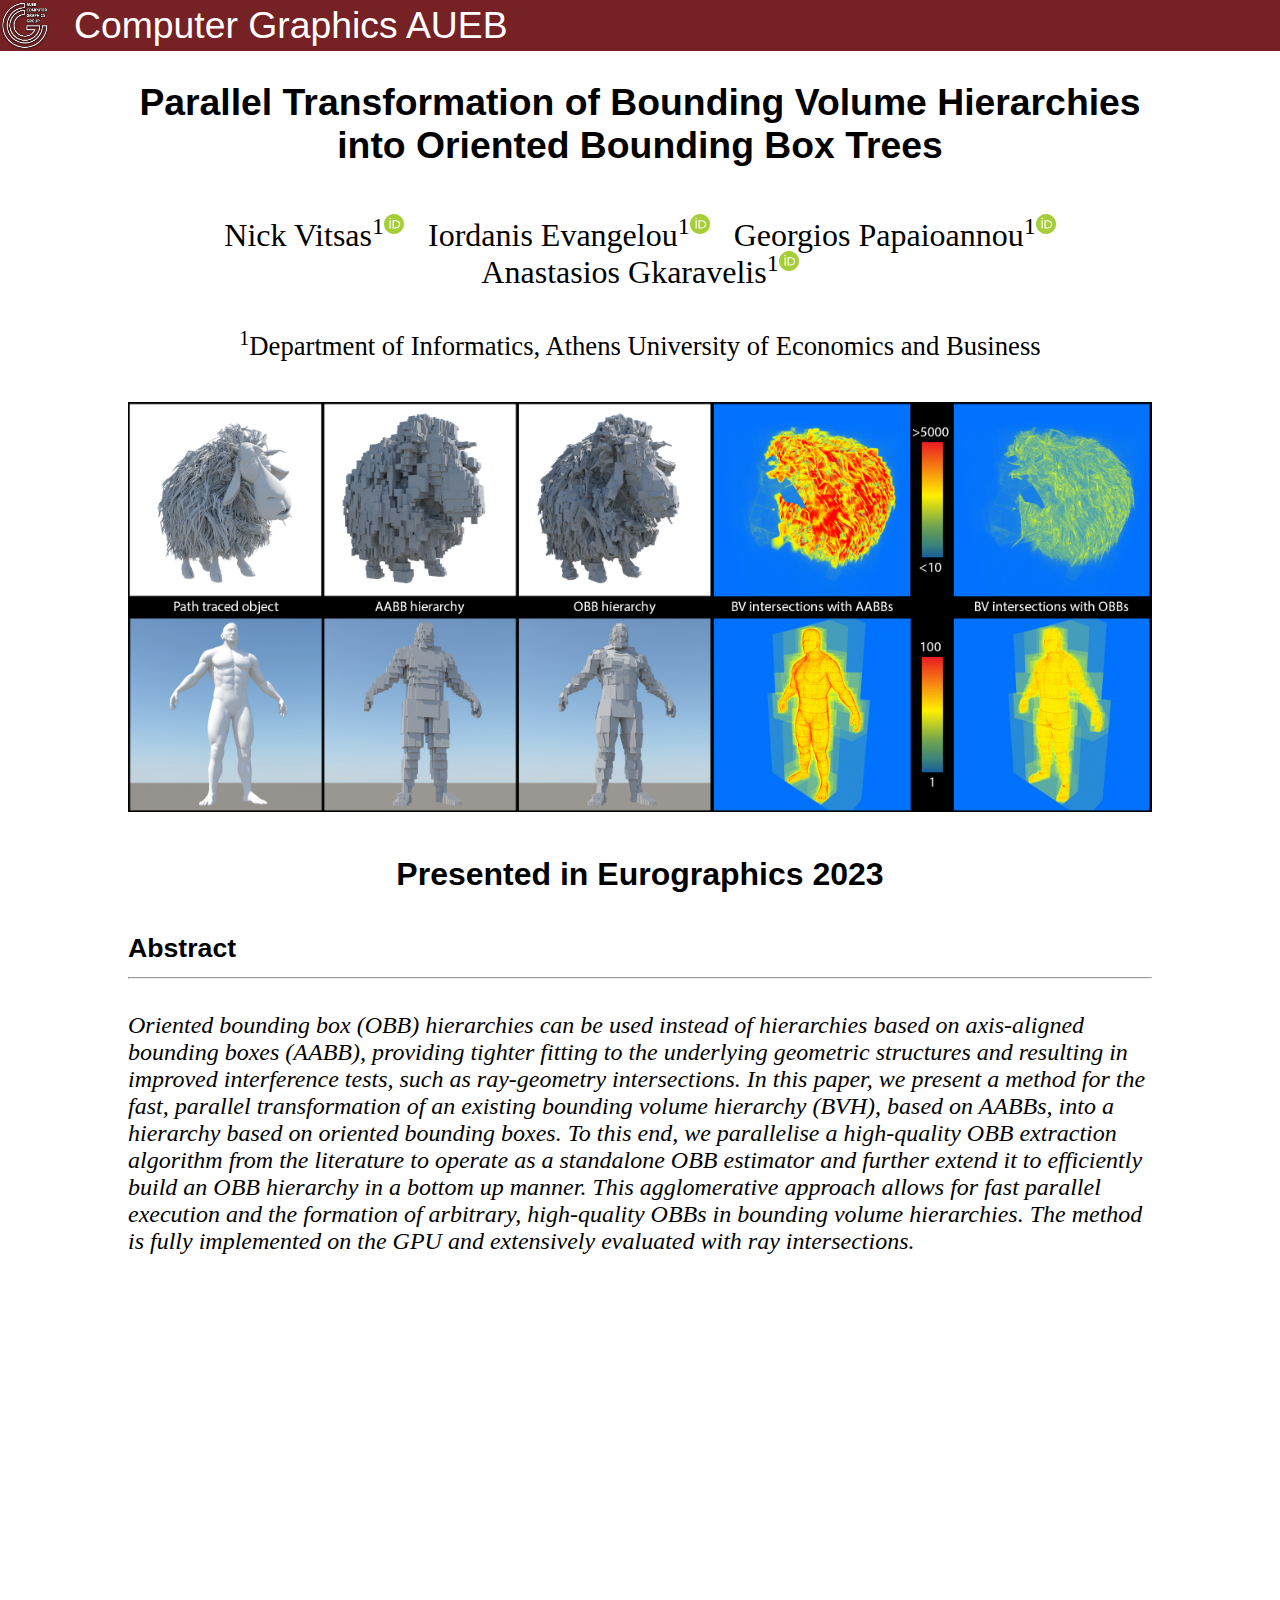
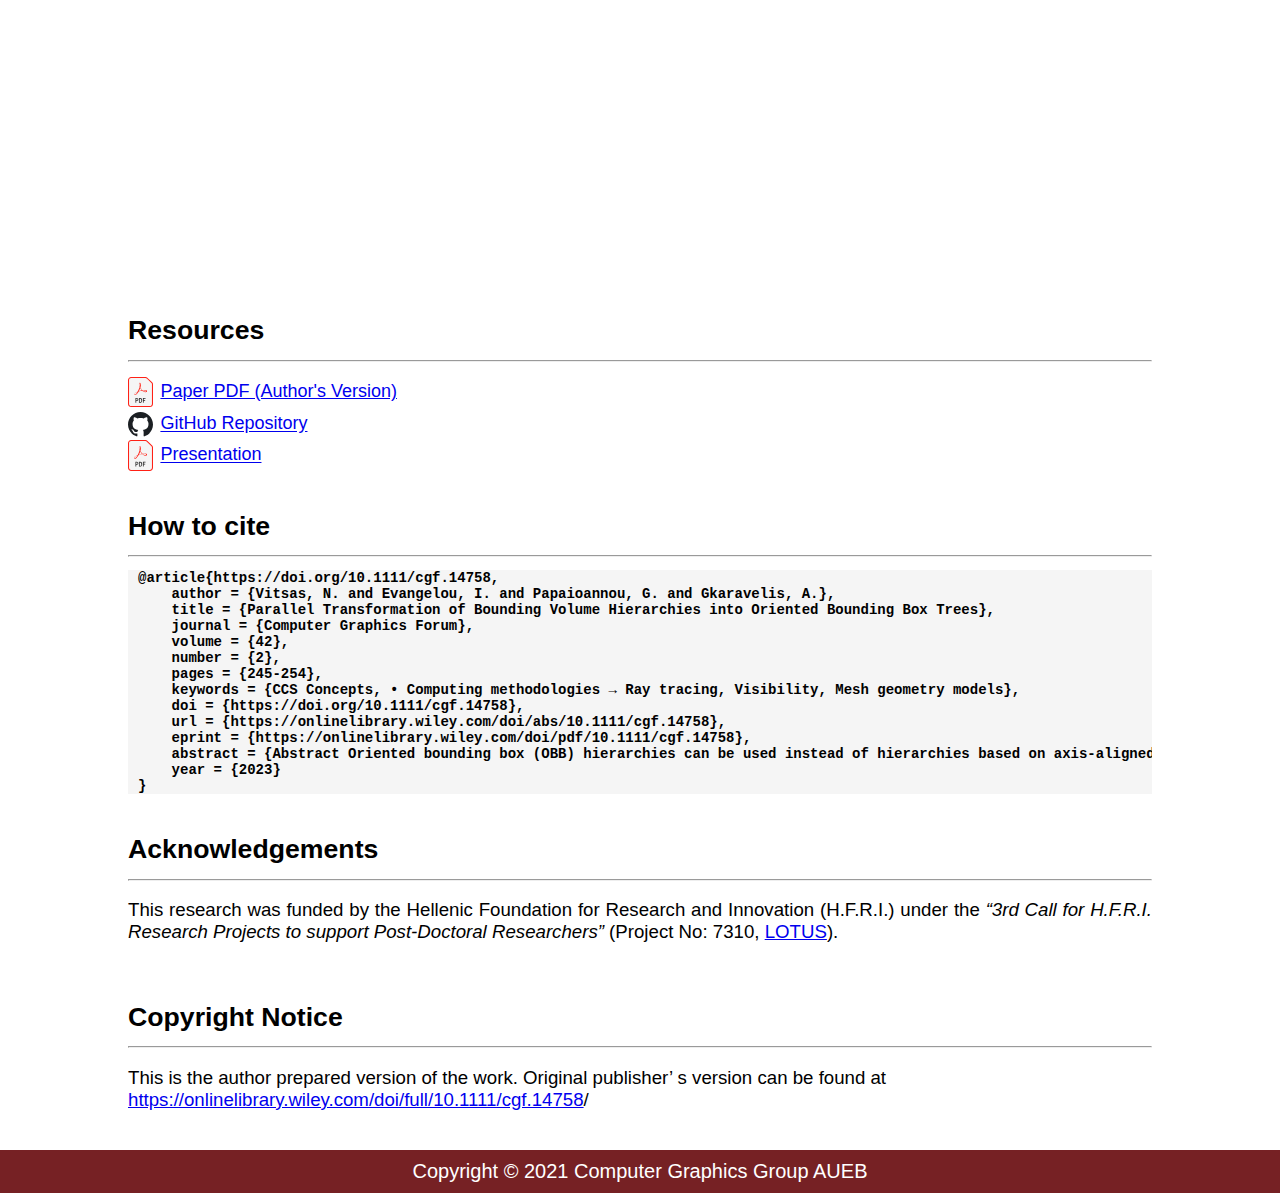
<file: publications/obvh/index.html>
<!DOCTYPE html>
<html>
    <head>
        <link rel="stylesheet" href="../../css/style.css">
    </head>
    <body style="padding: 0; margin:0">
        <div class="header-container">
            <img class="header-image" src="../../images/CG-shadow.png" width="50px"/>
            <span class="header-text">Computer Graphics AUEB</span>
        </div>
        <div class="container">
            <div class="title">
                Parallel Transformation of Bounding Volume Hierarchies into Oriented Bounding Box Trees
            </div>
            <div class="authors">
                <div class="author">
                    Nick Vitsas<sup>1<a href="https://orcid.org/0000-0002-0269-6166"><img class="orcid" src="../../images/ORCIDIcon.svg"/></a></sup>
                </div>
                <div class="author">
                    Iordanis Evangelou<sup>1<a href="https://orcid.org/0000-0003-4556-390X"><img class="orcid" src="../../images/ORCIDIcon.svg"/></a></sup>
                </div>
                <div class="author">
                    Georgios Papaioannou<sup>1<a href="https://orcid.org/0000-0003-4774-0746"><img class="orcid" src="../../images/ORCIDIcon.svg"/></a></sup>
                </div>
                <div class="author">
                    Anastasios Gkaravelis<sup>1<a href="https://orcid.org/0000-0002-9673-2462"><img class="orcid" src="../../images/ORCIDIcon.svg"/></a></sup>
                </div>
            </div>
            <div class="organizations">
                <div class="organization">
                    <sup>1</sup>Department of Informatics, Athens University of Economics and Business
                </div>
            </div>
            <div class="teaser-container">
                <img class="teaser-image" src="rep_image.jpg"/>
            </div>
            <div class="event">
                Presented in Eurographics 2023
            </div>
            <div class="section">
                Abstract
                <hr>
            </div>
            <div class="abstract">
                Oriented bounding box (OBB) hierarchies can be used instead of hierarchies based on axis-aligned bounding boxes (AABB), providing tighter fitting to the underlying geometric structures and resulting in improved interference tests, such as ray-geometry intersections. In this paper, we present a method for the fast, parallel transformation of an existing bounding volume hierarchy (BVH), based on AABBs, into a hierarchy based on oriented bounding boxes. To this end, we parallelise a high-quality OBB extraction algorithm from the literature to operate as a standalone OBB estimator and further extend it to efficiently build an OBB hierarchy in a bottom up manner. This agglomerative approach allows for fast parallel execution and the formation of arbitrary, high-quality OBBs in bounding volume hierarchies. The method is fully implemented on the GPU and extensively evaluated with ray intersections. 
            </div>
            <br>
            <div style="text-align: center;">
                <iframe width="80%" height="600" src="https://www.youtube.com/embed/zCg31NUkZGs" title="YouTube video player" frameborder="0" allow="accelerometer; autoplay; clipboard-write; encrypted-media; gyroscope; picture-in-picture; web-share" allowfullscreen></iframe>
            </div>
            <br>
            <div class="section">
                Resources
                <hr>
                <div class="resource">
                    <img class="resource-icon" src="../../images/PDFIcon.svg"/>
                    <span class="resource-text"><a href="http://graphics.cs.aueb.gr/graphics/docs/papers/OBBTreeBuilder.pdf">Paper PDF (Author's Version)</a></span>
                </div>
                <div class="resource">
                    <img class="resource-icon" src="../../images/GitHubIcon.svg"/>
                    <span class="resource-text"><a href="https://github.com/cgaueb/obvh">GitHub Repository</a></span>
                </div>
                <div class="resource">
                    <img class="resource-icon" src="../../images/PDFIcon.svg"/>
                    <span class="resource-text"><a href="https://cgaueb.github.io/publications/obvh/presentation.pdf">Presentation</a></span>
                </div>
            </div>
            <div class="section">
                How to cite
                <hr>
                <div class="citation">
                    <div class="citation-text">@article{https://doi.org/10.1111/cgf.14758,
    author = {Vitsas, N. and Evangelou, I. and Papaioannou, G. and Gkaravelis, A.},
    title = {Parallel Transformation of Bounding Volume Hierarchies into Oriented Bounding Box Trees},
    journal = {Computer Graphics Forum},
    volume = {42},
    number = {2},
    pages = {245-254},
    keywords = {CCS Concepts, • Computing methodologies → Ray tracing, Visibility, Mesh geometry models},
    doi = {https://doi.org/10.1111/cgf.14758},
    url = {https://onlinelibrary.wiley.com/doi/abs/10.1111/cgf.14758},
    eprint = {https://onlinelibrary.wiley.com/doi/pdf/10.1111/cgf.14758},
    abstract = {Abstract Oriented bounding box (OBB) hierarchies can be used instead of hierarchies based on axis-aligned bounding boxes (AABB), providing tighter fitting to the underlying geometric structures and resulting in improved interference tests, such as ray-geometry intersections. In this paper, we present a method for the fast, parallel transformation of an existing bounding volume hierarchy (BVH), based on AABBs, into a hierarchy based on oriented bounding boxes. To this end, we parallelise a high-quality OBB extraction algorithm from the literature to operate as a standalone OBB estimator and further extend it to efficiently build an OBB hierarchy in a bottom up manner. This agglomerative approach allows for fast parallel execution and the formation of arbitrary, high-quality OBBs in bounding volume hierarchies. The method is fully implemented on the GPU and extensively evaluated with ray intersections.},
    year = {2023}
}</div>
                </div>
            </div>
            <div class="section" style="text-align: justify;">
                Acknowledgements
                <hr>
                <p class="paragraph"> This research was funded by the Hellenic Foundation for Research and Innovation
                    (H.F.R.I.) under the <em>“3rd Call for H.F.R.I. Research Projects to support Post-Doctoral Researchers”</em> (Project No: 7310, <a href="https://lotus.aueb.gr">LOTUS</a>).
                </p>
            </div>
            <div class="section">
                Copyright Notice
                <hr>
                <p class="paragraph">This is the author prepared version of the work. Original publisher’ s version can be found at <a href="https://onlinelibrary.wiley.com/doi/full/10.1111/cgf.14758">https://onlinelibrary.wiley.com/doi/full/10.1111/cgf.14758</a>/</p>
            </div>
        </div>
        <div class="footer-container">
            <div class="footer-text"></div>
        </div>
    </body>
</html>
</file>
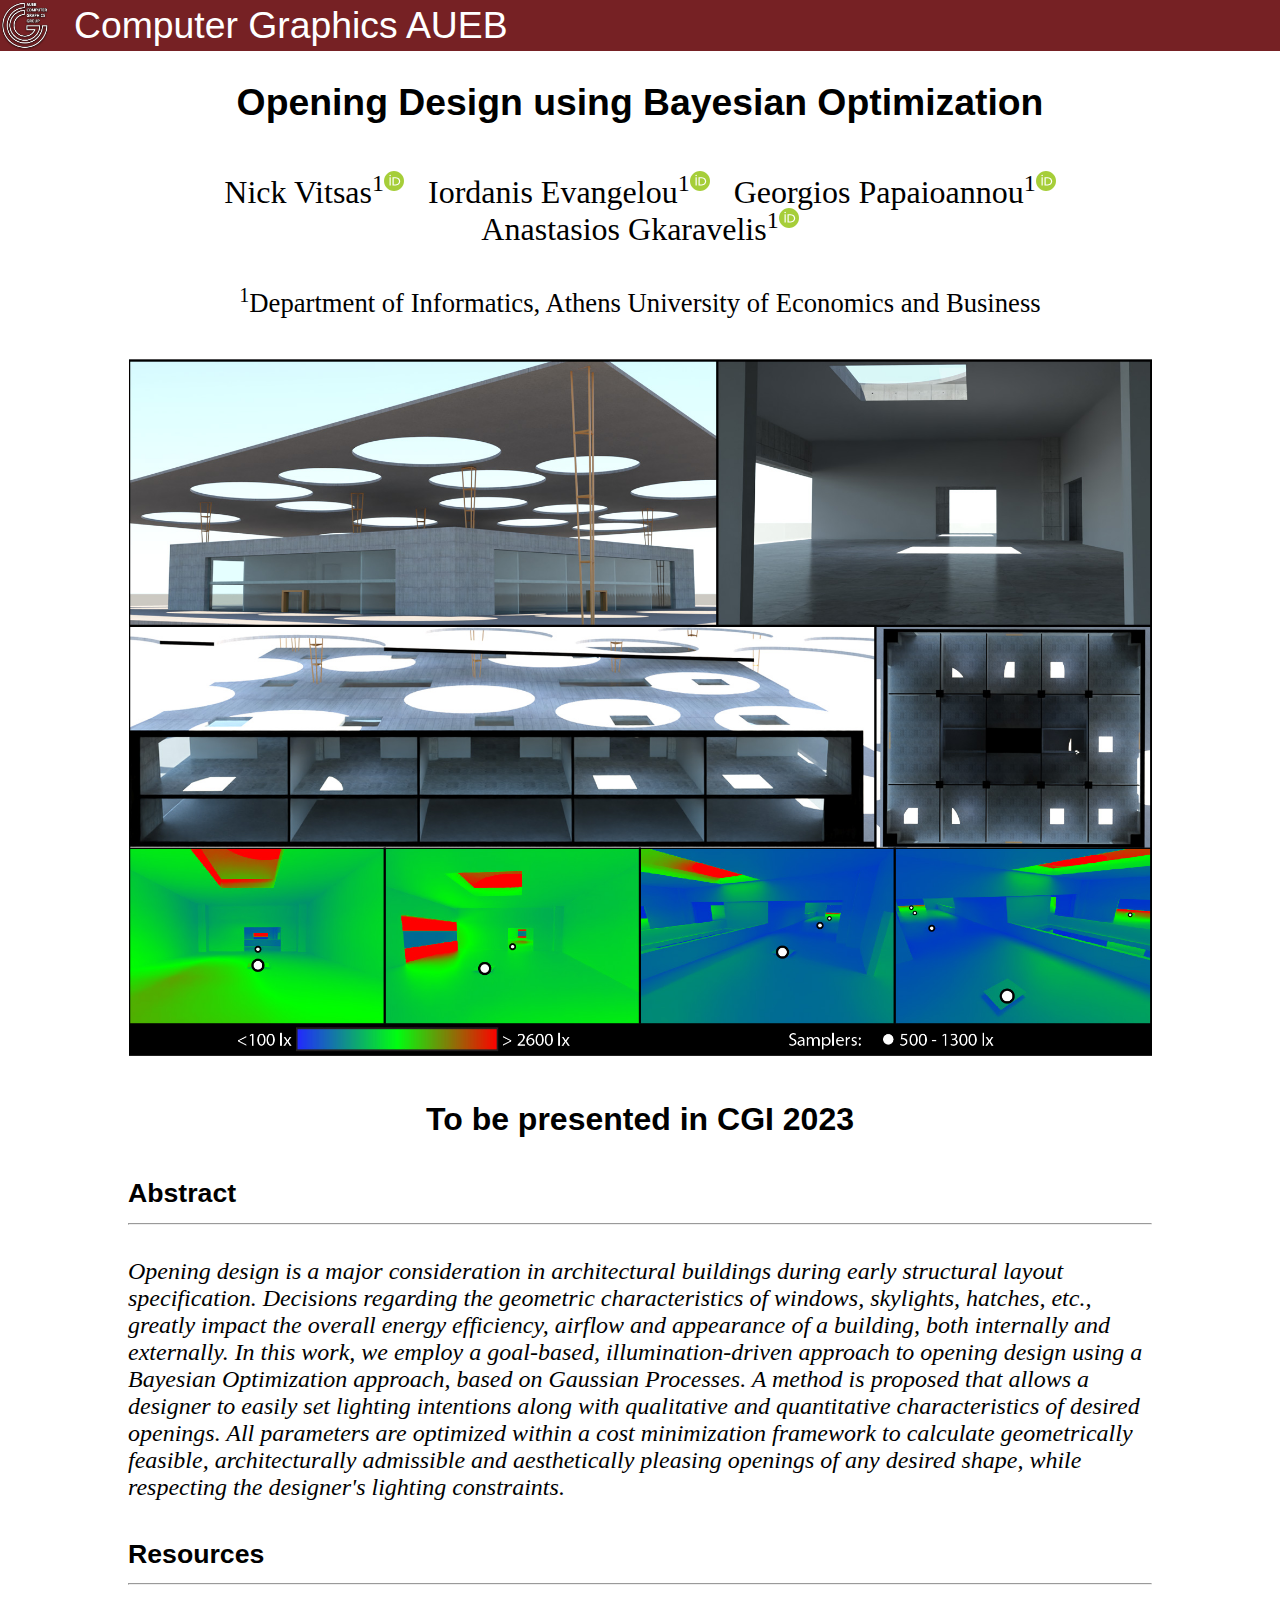
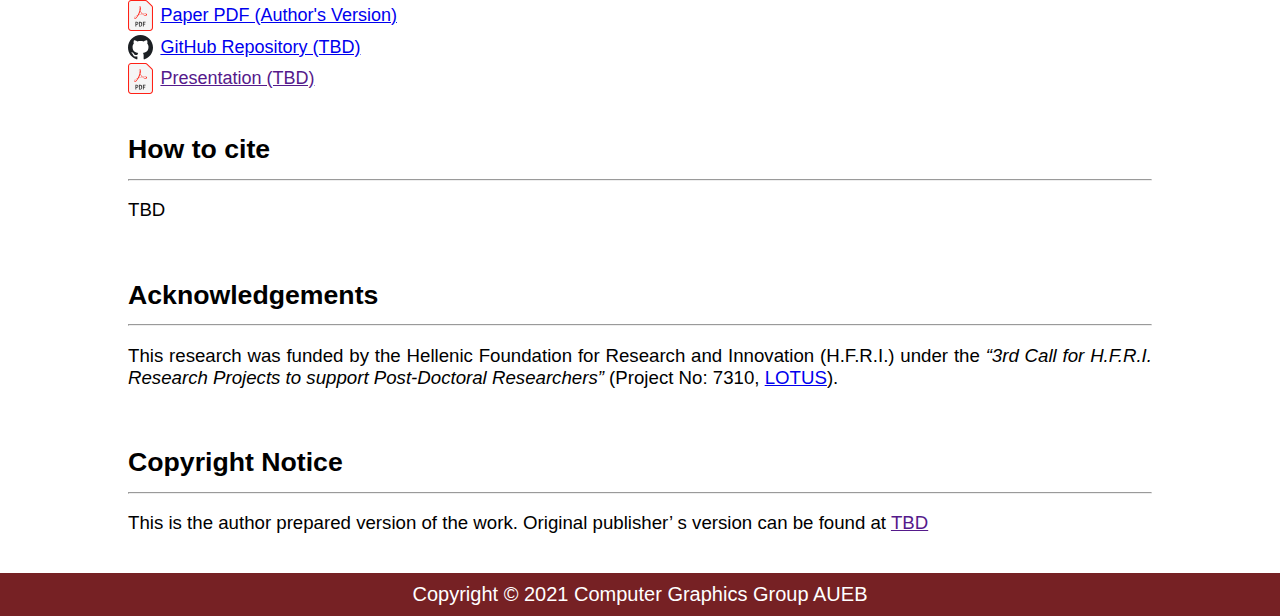
<file: publications/ods/index.html>
<!DOCTYPE html>
<html>
    <head>
        <link rel="stylesheet" href="../../css/style.css">
    </head>
    <body style="padding: 0; margin:0">
        <div class="header-container">
            <img class="header-image" src="../../images/CG-shadow.png" width="50px"/>
            <span class="header-text">Computer Graphics AUEB</span>
        </div>
        <div class="container">
            <div class="title">
                Opening Design using Bayesian Optimization
            </div>
            <div class="authors">
                <div class="author">
                    Nick Vitsas<sup>1<a href="https://orcid.org/0000-0002-0269-6166"><img class="orcid" src="../../images/ORCIDIcon.svg"/></a></sup>
                </div>
                <div class="author">
                    Iordanis Evangelou<sup>1<a href="https://orcid.org/0000-0003-4556-390X"><img class="orcid" src="../../images/ORCIDIcon.svg"/></a></sup>
                </div>
                <div class="author">
                    Georgios Papaioannou<sup>1<a href="https://orcid.org/0000-0003-4774-0746"><img class="orcid" src="../../images/ORCIDIcon.svg"/></a></sup>
                </div>
                <div class="author">
                    Anastasios Gkaravelis<sup>1<a href="https://orcid.org/0000-0002-9673-2462"><img class="orcid" src="../../images/ORCIDIcon.svg"/></a></sup>
                </div>
            </div>
            <div class="organizations">
                <div class="organization">
                    <sup>1</sup>Department of Informatics, Athens University of Economics and Business
                </div>
            </div>
            <div class="teaser-container">
                <img class="teaser-image" src="rep_image.jpg"/>
            </div>
            <div class="event">
                To be presented in CGI 2023
            </div>
            <div class="section">
                Abstract
                <hr>
            </div>
            <div class="abstract">
                Opening design is a major consideration in architectural buildings during early structural layout specification. Decisions regarding the geometric characteristics of windows, skylights, hatches, etc., greatly impact the overall energy efficiency, airflow and appearance of a building, both internally and externally. In this work, we employ a goal-based, illumination-driven approach to opening design using a Bayesian Optimization approach, based on Gaussian Processes. A method is proposed that allows a designer to easily set lighting intentions along with qualitative and quantitative characteristics of desired openings. All parameters are optimized within a cost minimization framework to calculate geometrically feasible, architecturally admissible and aesthetically pleasing openings of any desired shape, while respecting the designer's lighting constraints.
            </div>
            <br>
            <div class="section">
                Resources
                <hr>
                <div class="resource">
                    <img class="resource-icon" src="../../images/PDFIcon.svg"/>
                    <span class="resource-text"><a href="http://graphics.cs.aueb.gr/graphics/docs/papers/opening_design_VRIH.pdf">Paper PDF (Author's Version)</a></span>
                </div>
                <div class="resource">
                    <img class="resource-icon" src="../../images/GitHubIcon.svg"/>
                    <span class="resource-text"><a href="https://github.com/cgaueb/ods">GitHub Repository (TBD)</a></span>
                </div>
                <div class="resource">
                    <img class="resource-icon" src="../../images/PDFIcon.svg"/>
                    <span class="resource-text"><a href="">Presentation (TBD)</a></span>
                </div>
            </div>
            <div class="section">
                How to cite
                <hr>
                <p class="paragraph"> TBD </p>
                <!--<div class="citation">
                    <div class="citation-text">
                    </div>
                </div>-->
            </div>
            <div class="section" style="text-align: justify;">
                Acknowledgements
                <hr>
                <p class="paragraph"> This research was funded by the Hellenic Foundation for Research and Innovation
                    (H.F.R.I.) under the <em>“3rd Call for H.F.R.I. Research Projects to support Post-Doctoral Researchers”</em> (Project No: 7310, <a href="https://lotus.aueb.gr">LOTUS</a>).
                </p>
            </div>
            <div class="section">
                Copyright Notice
                <hr>
                <p class="paragraph">This is the author prepared version of the work. Original publisher’ s version can be found at <a href="">TBD</a></p>
            </div>
        </div>
        <div class="footer-container">
            <div class="footer-text"></div>
        </div>
    </body>
</html>
</file>
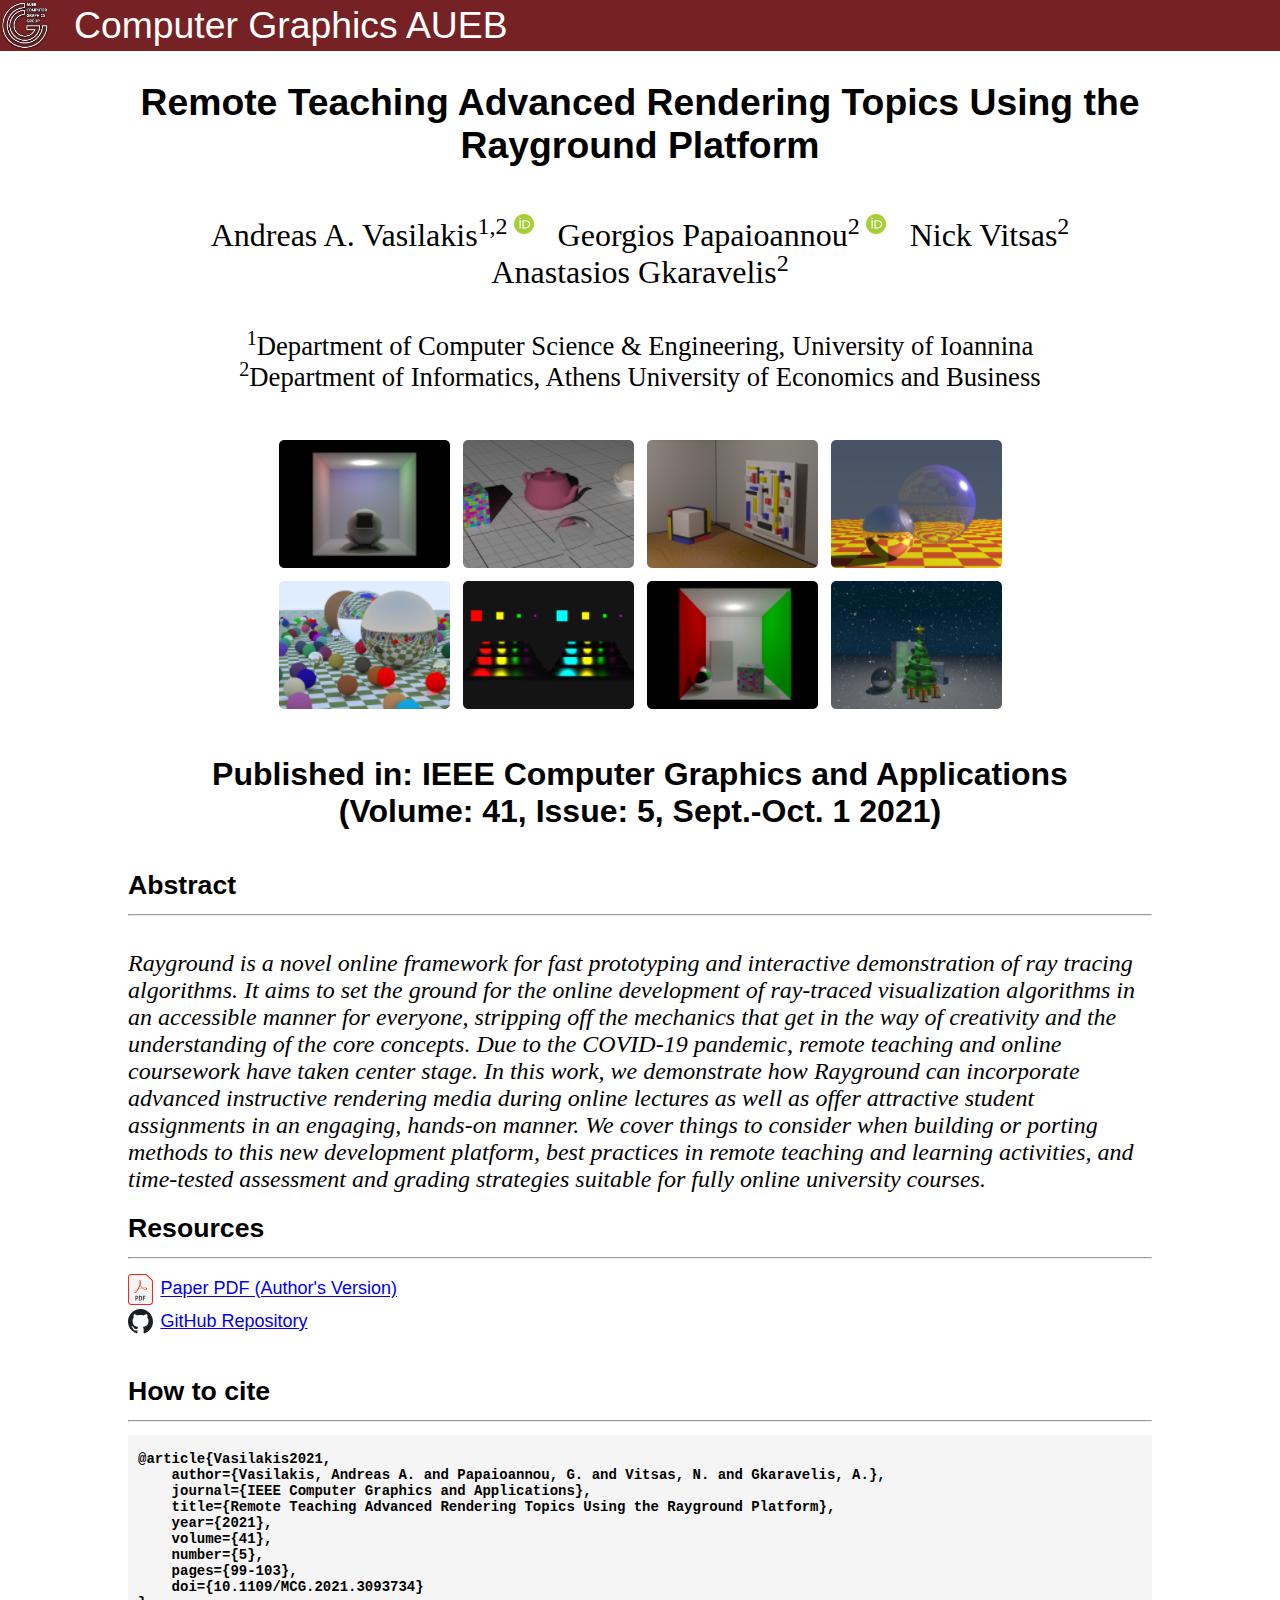
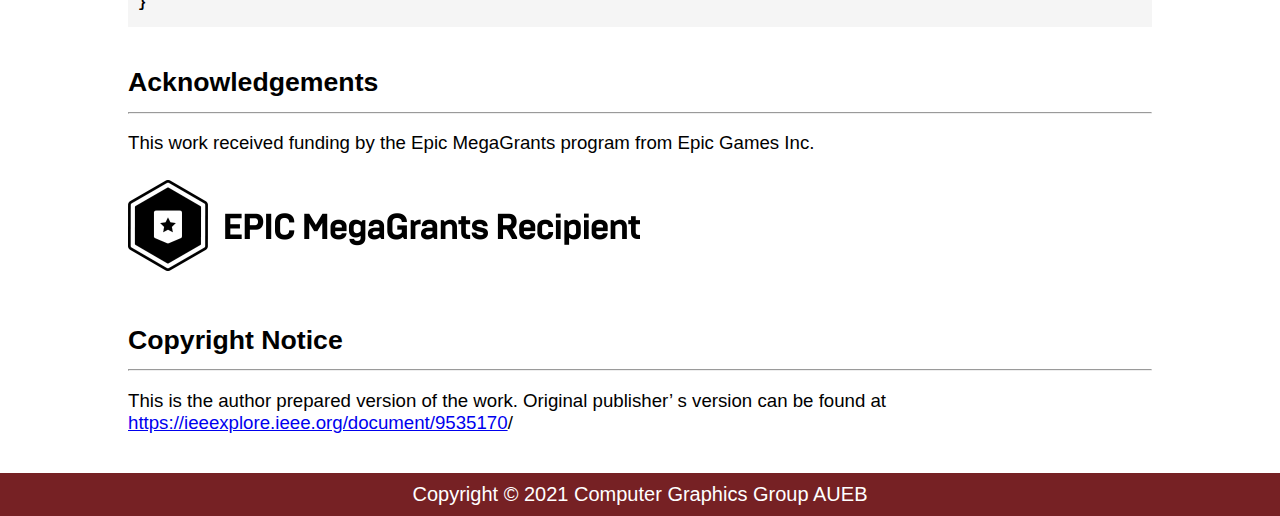
<file: publications/remote_teaching_rg/index.html>
<!DOCTYPE html>
<html>
    <head>
        <link rel="stylesheet" href="../../css/style.css">
    </head>
    <body style="padding: 0; margin:0">
        <div class="header-container">
            <img class="header-image" src="../../images/CG-shadow.png" width="50px"/>
            <span class="header-text">Computer Graphics AUEB</span>
        </div>
        <div class="container">
            <div class="title">
                Remote Teaching Advanced Rendering Topics Using the Rayground Platform
            </div>
            <div class="authors">
                <div class="author">
                    Andreas A. Vasilakis<sup>1,2 <a href="https://orcid.org/0000-0001-6895-3324"><img class="orcid" src="../../images/ORCIDIcon.svg"/></a></sup>
                </div>
                <div class="author">
                    Georgios Papaioannou<sup>2 <a href="https://orcid.org/0000-0003-4774-0746"><img class="orcid" src="../../images/ORCIDIcon.svg"/></a></sup>
                </div>
                <div class="author">
                    Nick Vitsas<sup>2</sup>
                </div>
                <div class="author">
                    Anastasios Gkaravelis<sup>2</sup>
                </div>
            </div>
            <div class="organizations">
                <div class="organization">
                    <sup>1</sup>Department of Computer Science & Engineering, University of Ioannina
                </div>
                <div class="organization">
                    <sup>2</sup>Department of Informatics, Athens University of Economics and Business
                </div>
            </div>
            <div class="teaser-container">
                <img class="teaser-image" src="teaser.png"/>
            </div>
            <div class="event">
                Published in: IEEE Computer Graphics and Applications</br>
                (Volume: 41, Issue: 5, Sept.-Oct. 1 2021)
            </div>
            <div class="section">
                Abstract
                <hr>
            </div>
            <div class="abstract">
                Rayground is a novel online framework for fast prototyping and interactive demonstration of ray tracing algorithms. It aims to set the ground for the online development of ray-traced visualization algorithms in an accessible manner for everyone, stripping off the mechanics that get in the way of creativity and the understanding of the core concepts. Due to the COVID-19 pandemic, remote teaching and online coursework have taken center stage. In this work, we demonstrate how Rayground can incorporate advanced instructive rendering media during online lectures as well as offer attractive student assignments in an engaging, hands-on manner. We cover things to consider when building or porting methods to this new development platform, best practices in remote teaching and learning activities, and time-tested assessment and grading strategies suitable for fully online university courses.
            </div>
            <div class="section">
                Resources
                <hr>
                <div class="resource">
                    <img class="resource-icon" src="../../images/PDFIcon.svg"/>
                    <span class="resource-text"><a href="http://graphics.cs.aueb.gr/graphics/docs/papers/RemoteTeachingRG.pdf">Paper PDF (Author's Version)</a></span>
                </div>
                <div class="resource">
                    <img class="resource-icon" src="../../images/GitHubIcon.svg"/>
                    <span class="resource-text"><a href="https://github.com/cgaueb/rayground">GitHub Repository</a></span>
                </div>
            </div>
            <div class="section">
                How to cite
                <hr>
                <div class="citation">
                    <div class="citation-text">
@article{Vasilakis2021,
    author={Vasilakis, Andreas A. and Papaioannou, G. and Vitsas, N. and Gkaravelis, A.},
    journal={IEEE Computer Graphics and Applications}, 
    title={Remote Teaching Advanced Rendering Topics Using the Rayground Platform}, 
    year={2021},
    volume={41},
    number={5},
    pages={99-103},
    doi={10.1109/MCG.2021.3093734}
}
                    </div>
                </div>
            </div>
            <div class="section">
                Acknowledgements 
                <hr>
                <p class="paragraph">
                    This work received funding by the Epic MegaGrants program from Epic Games Inc. 
                </p>
                <div style="text-align:left;">
                    <img src="epic.png" width="512px"/>
                </div>   
            </div>
            <div class="section">
                Copyright Notice
                <hr>
                <p class="paragraph">This is the author prepared version of the work. Original publisher’ s version can be found at <a href="https://ieeexplore.ieee.org/document/9535170">https://ieeexplore.ieee.org/document/9535170</a>/</p>
            </div>
        </div>
        <div class="footer-container">
            <div class="footer-text"></div>
        </div>
    </body>
</html>
</file>
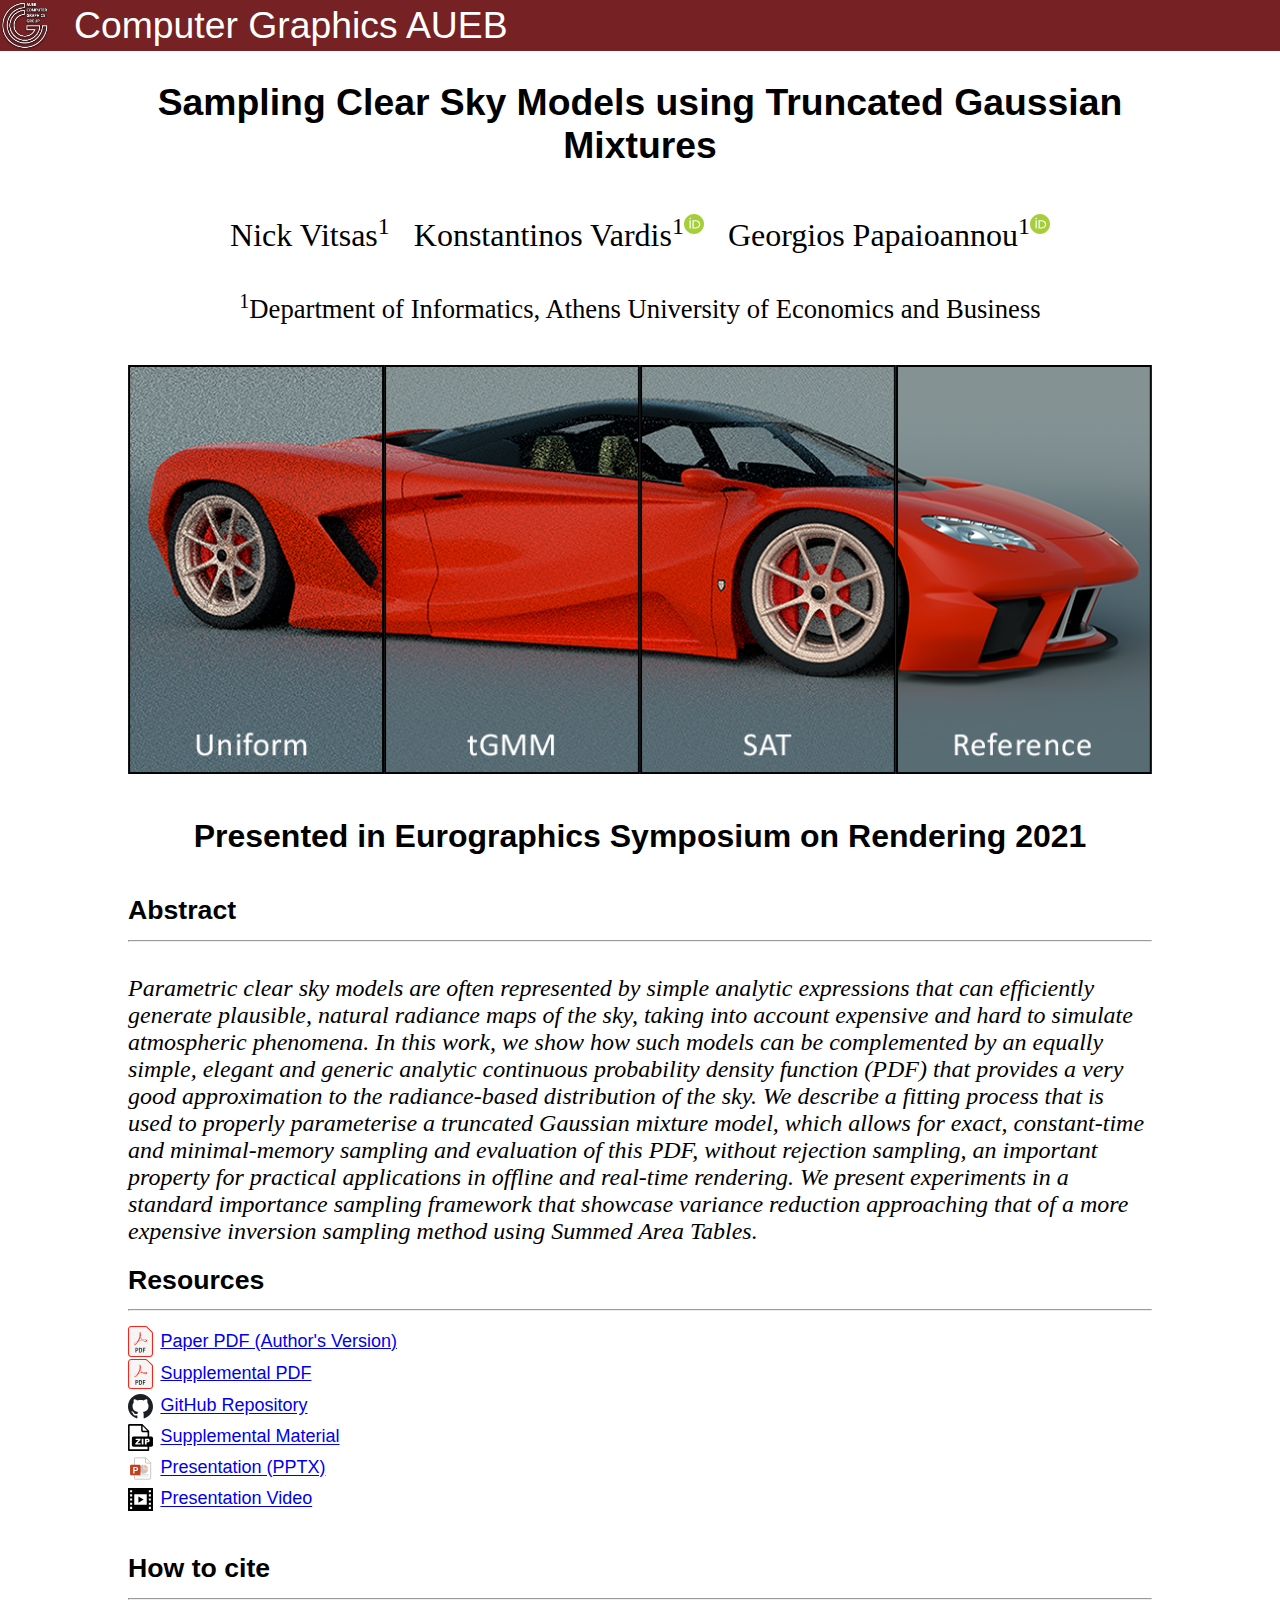
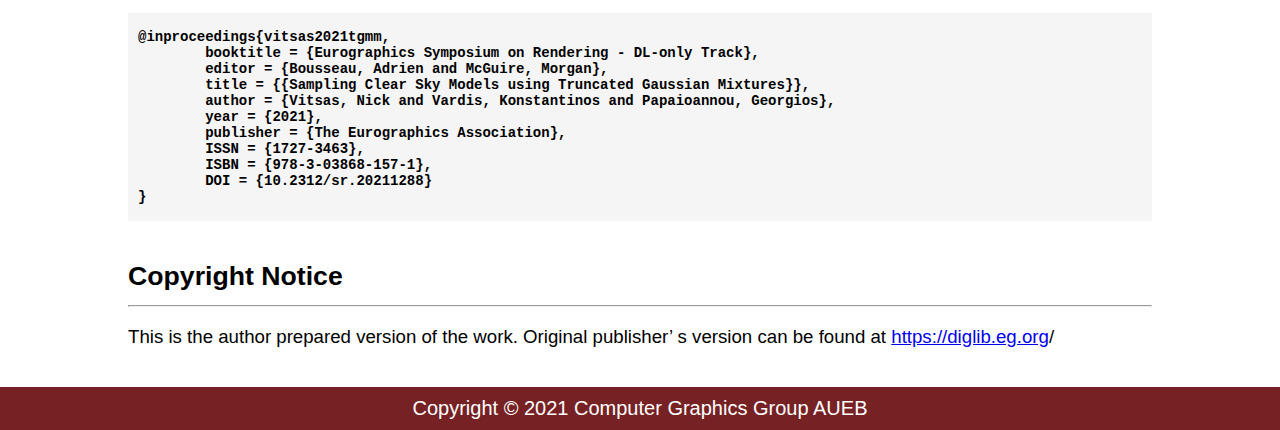
<file: publications/tgmm_sky_sampling/index.html>
<!DOCTYPE html>
<html>
    <head>
        <link rel="stylesheet" href="../../css/style.css">
    </head>
    <body style="padding: 0; margin:0">
        <div class="header-container">
            <img class="header-image" src="../../images/CG-shadow.png" width="50px"/>
            <span class="header-text">Computer Graphics AUEB</span>
        </div>
        <div class="container">
            <div class="title">
                Sampling Clear Sky Models using Truncated Gaussian Mixtures
            </div>
            <div class="authors">
                <div class="author">
                    Nick Vitsas<sup>1</sup>
                </div>
                <div class="author">
                    Konstantinos Vardis<sup>1<a href="https://orcid.org/0000-0003-2282-4644"><img class="orcid" src="../../images/ORCIDIcon.svg"/></a></sup>
                </div>
                <div class="author">
                    Georgios Papaioannou<sup>1<a href="https://orcid.org/0000-0003-4774-0746"><img class="orcid" src="../../images/ORCIDIcon.svg"/></a></sup>
                </div>
            </div>
            <div class="organizations">
                <div class="organization">
                    <sup>1</sup>Department of Informatics, Athens University of Economics and Business
                </div>
            </div>
            <div class="teaser-container">
                <img class="teaser-image" src="teaser.png"/>
            </div>
            <div class="event">
                Presented in Eurographics Symposium on Rendering 2021
            </div>
            <div class="section">
                Abstract
                <hr>
            </div>
            <div class="abstract">
                Parametric clear sky models are often represented by simple analytic expressions that can  efficiently generate plausible, natural radiance maps of the sky, taking into account expensive and hard to simulate atmospheric phenomena. In this work, we show how such models can be complemented by an equally simple, elegant and generic analytic continuous probability density function (PDF) that provides a very good approximation to the radiance-based distribution of the sky. We describe a fitting process that is used to properly parameterise a truncated Gaussian mixture model, which allows for exact, constant-time and minimal-memory sampling and evaluation of this PDF, without rejection sampling, an important property for practical applications in offline and real-time rendering. We present experiments in a standard importance sampling framework that showcase variance reduction approaching that of a more expensive inversion sampling method using Summed Area Tables.
            </div>
            <div class="section">
                Resources
                <hr>
                <div class="resource">
                    <img class="resource-icon" src="../../images/PDFIcon.svg"/>
                    <span class="resource-text"><a href="http://graphics.cs.aueb.gr/graphics/docs/papers/GMM_Sky_Sampling.pdf">Paper PDF (Author's Version)</a></span>
                </div>
                <div class="resource">
                    <img class="resource-icon" src="../../images/PDFIcon.svg"/>
                    <span class="resource-text"><a href="http://graphics.cs.aueb.gr/graphics/docs/papers/GMM_Sky_Sampling-supplemental.pdf">Supplemental PDF</a></span>
                </div>
                <div class="resource">
                    <img class="resource-icon" src="../../images/GitHubIcon.svg"/>
                    <span class="resource-text"><a href="https://github.com/cgaueb/tgmm_sky_sampling">GitHub Repository</a></span>
                </div>
                <div class="resource">
                    <img class="resource-icon" src="../../images/ZIPIcon.svg"/>
                    <span class="resource-text"><a href="https://diglib.eg.org/bitstream/handle/10.2312/sr20211288/supplemental.zip?sequence=3&isAllowed=y">Supplemental Material</a></span>
                </div>
                <div class="resource">
                    <img class="resource-icon" src="../../images/PPTXIcon.svg"/>
                    <span class="resource-text"><a href="https://drive.google.com/file/d/1l-qQvyP3alofxV0ZEjWl30-OPmKgx1hP/view?usp=sharing">Presentation (PPTX)</a></span>
                </div>
                <div class="resource">
                    <img class="resource-icon" src="../../images/VideoIcon.svg"/>
                    <span class="resource-text"><a href="https://www.youtube.com/watch?v=iETDEkcRI8M">Presentation Video</a></span>
                </div>
            </div>
            <div class="section">
                How to cite
                <hr>
                <div class="citation">
                    <div class="citation-text">
@inproceedings{vitsas2021tgmm,
        booktitle = {Eurographics Symposium on Rendering - DL-only Track},
        editor = {Bousseau, Adrien and McGuire, Morgan},
        title = {{Sampling Clear Sky Models using Truncated Gaussian Mixtures}},
        author = {Vitsas, Nick and Vardis, Konstantinos and Papaioannou, Georgios},
        year = {2021},
        publisher = {The Eurographics Association},
        ISSN = {1727-3463},
        ISBN = {978-3-03868-157-1},
        DOI = {10.2312/sr.20211288}
}
                    </div>
                </div>
            </div>
            <div class="section">
                Copyright Notice
                <hr>
                <p class="paragraph">This is the author prepared version of the work. Original publisher’ s version can be found at <a href="https://diglib.eg.org">https://diglib.eg.org</a>/</p>
            </div>
        </div>
        <div class="footer-container">
            <div class="footer-text"></div>
        </div>
    </body>
</html>
</file>
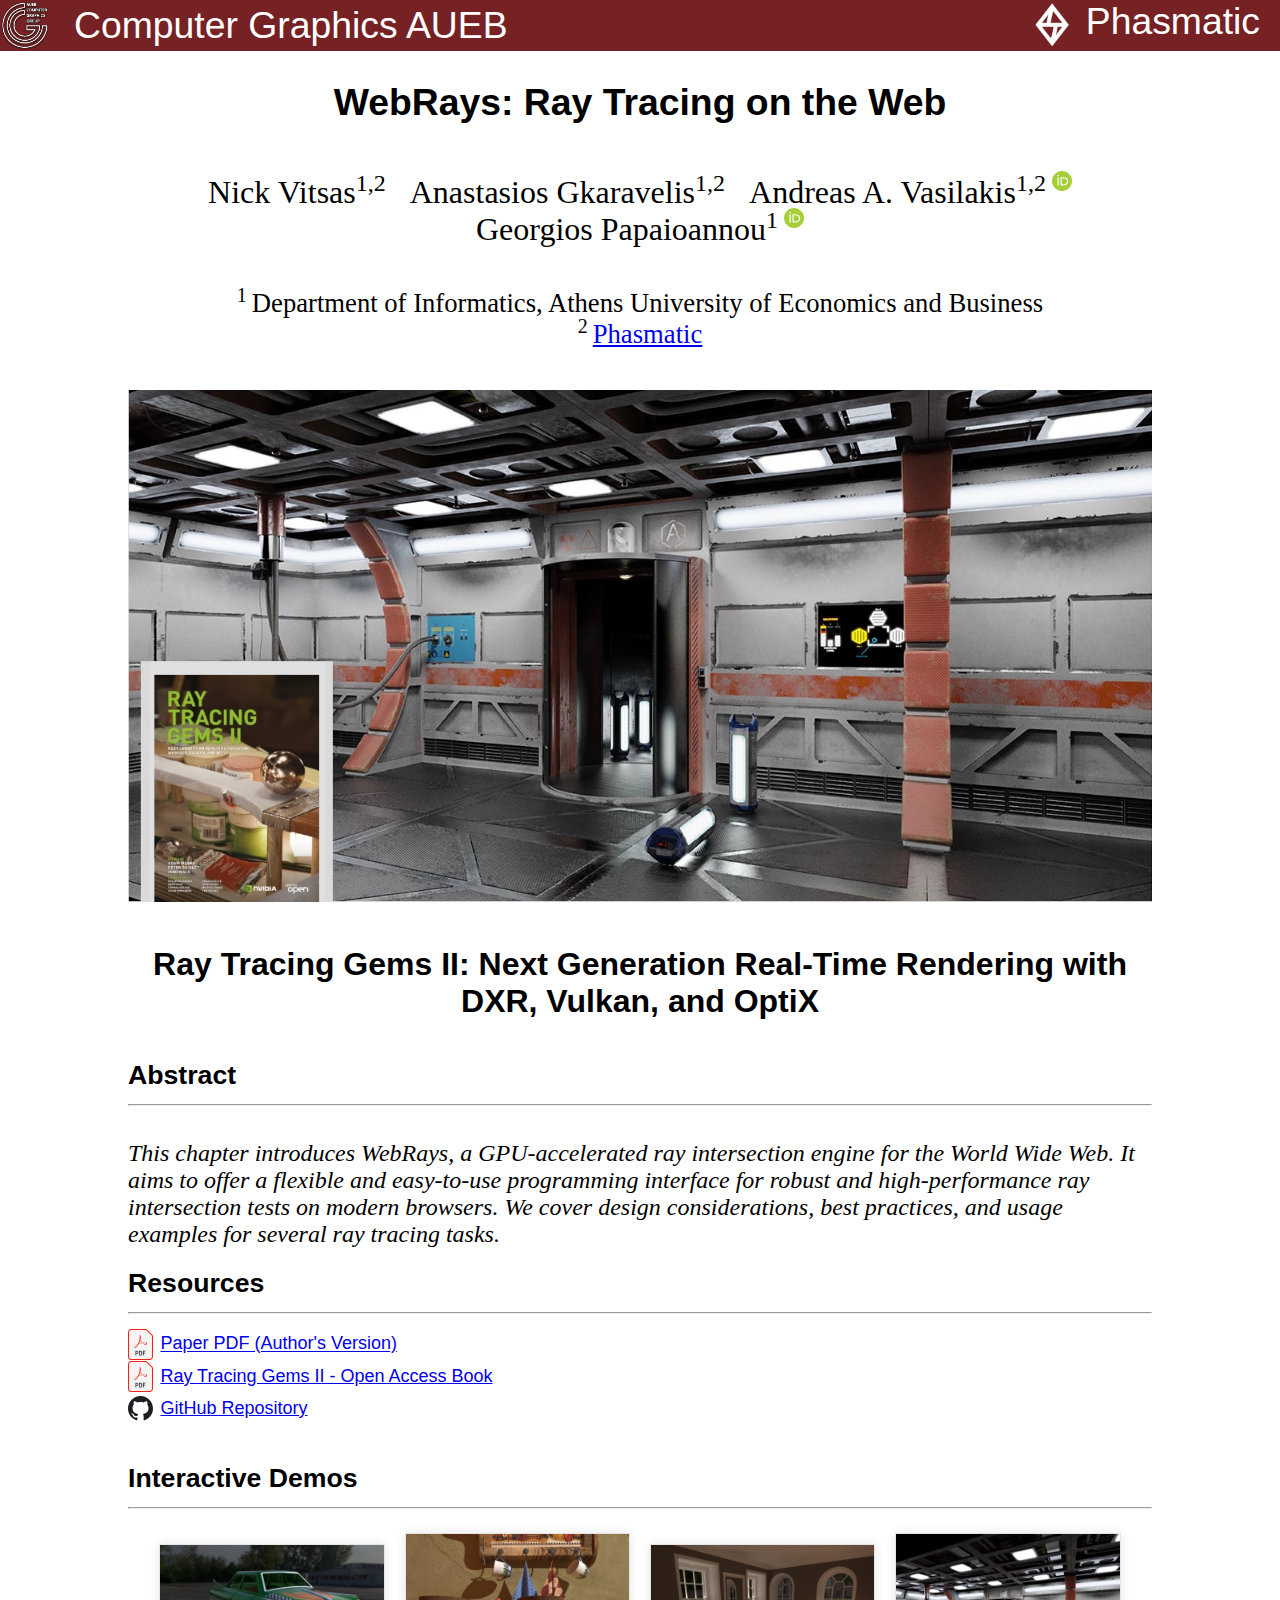
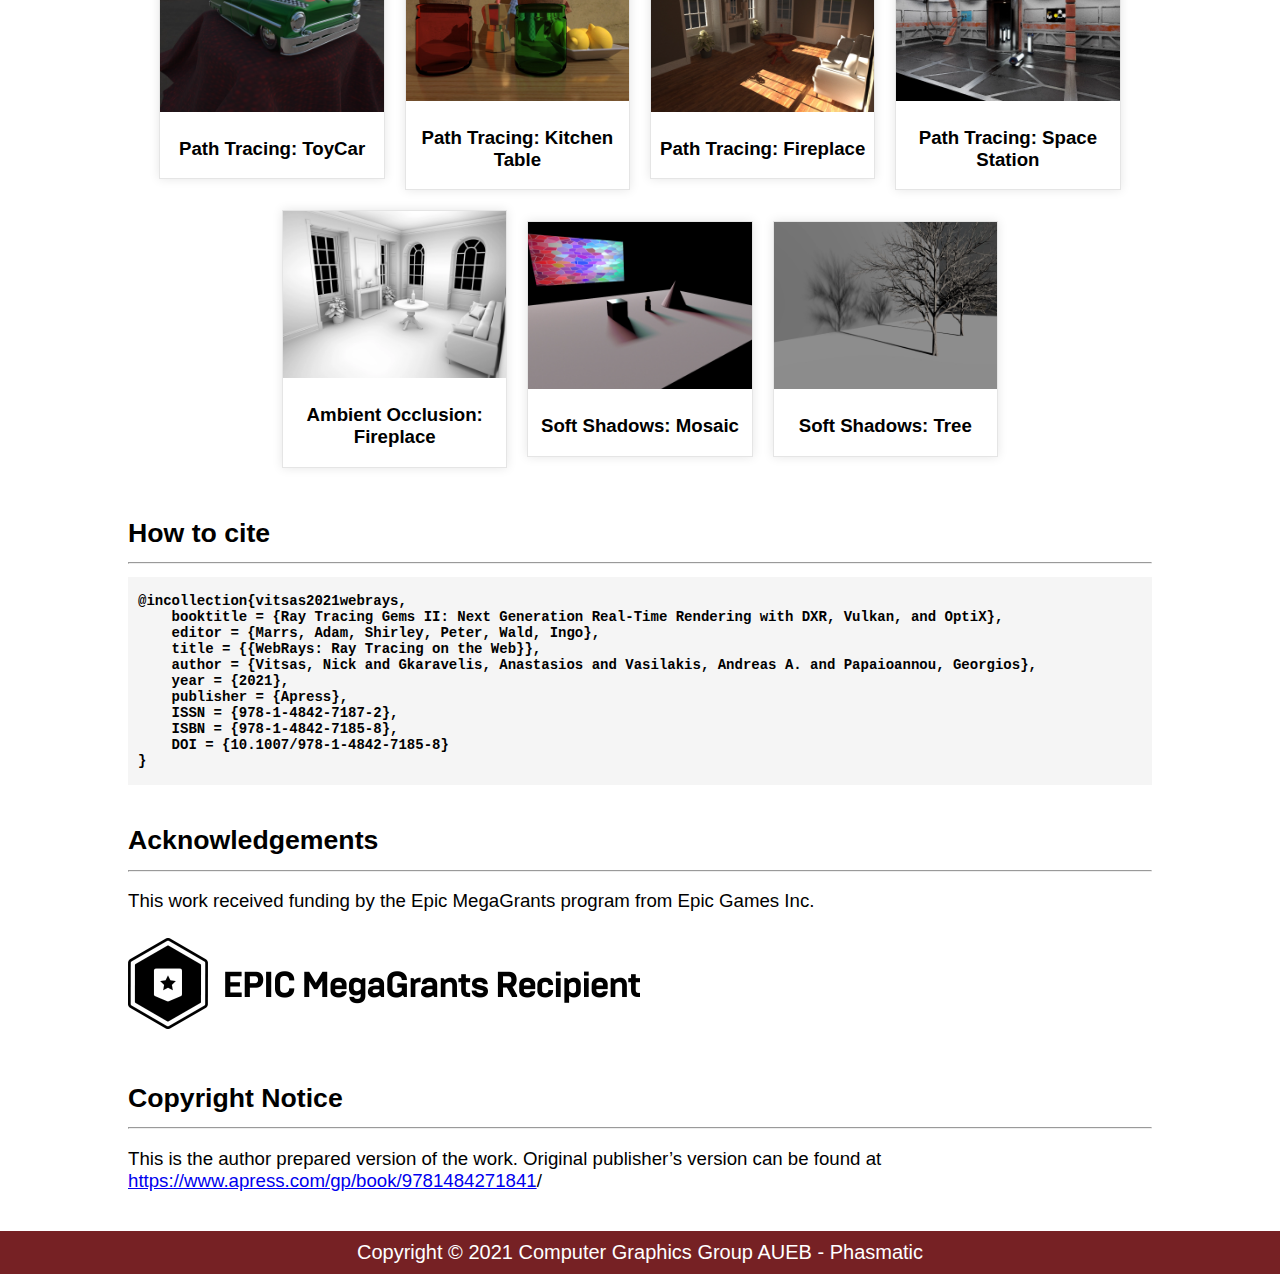
<file: publications/webrays/index.html>
<!DOCTYPE html>
<html>
    <head>
        <link rel="stylesheet" href="../../css/style.css">
    </head>
    <body style="padding: 0; margin:0">
        <div class="header-container">
            <img  class="header-image"       src="../../images/CG-shadow.png" width="50px"/>
            <span class="header-text">Computer Graphics AUEB</span>
            <span class="header-text2">Phasmatic</span>
            <img  class="header-image2" src="../../images/phasmatic.png" width="50px"/>
        </div>
        <div class="container">
            <div class="title">
                WebRays: Ray Tracing on the Web
            </div>
            <div class="authors">
                <div class="author">
                    Nick Vitsas<sup>1,2</sup>
                </div>
                <div class="author">
                    Anastasios Gkaravelis<sup>1,2</sup>
                </div>                
                <div class="author">
                    Andreas A. Vasilakis<sup>1,2 <a href="https://orcid.org/0000-0001-6895-3324"><img class="orcid" src="../../images/ORCIDIcon.svg"/></a></sup>
                </div>
                <div class="author">
                    Georgios Papaioannou<sup>1 <a href="https://orcid.org/0000-0003-4774-0746"><img class="orcid" src="../../images/ORCIDIcon.svg"/></a></sup>
                </div>
            </div>
            <div class="organizations">
                <div class="organization">
                    <sup>1 </sup>Department of Informatics, Athens University of Economics and Business</br>
                    <sup>2 </sup><a href="https://www.phasmatic.com">Phasmatic</a>
                </div>
            </div>
            <div class="teaser-container">
                <img class="teaser-image" src="teaser.webp"/>
            </div>
            <div class="event">
                Ray Tracing Gems II: Next Generation Real-Time Rendering with DXR, Vulkan, and OptiX
            </div>
            <div class="section">
                Abstract
                <hr>
            </div>
            <div class="abstract">
                This chapter introduces WebRays, a GPU-accelerated ray intersection engine for the World Wide Web. 
                It aims to offer a flexible and easy-to-use programming interface for robust and high-performance ray intersection tests on modern
                browsers. We cover design considerations, best practices, and usage examples for several ray tracing tasks.
            </div>
            <div class="section">
                Resources
                <hr>
                <div class="resource">
                    <img class="resource-icon" src="../../images/PDFIcon.svg"/>
                    <span class="resource-text"><a href="http://graphics.cs.aueb.gr/graphics/docs/papers/webrays.pdf">Paper PDF (Author's Version) </a></span>
                </div>
                <div class="resource">
                    <img class="resource-icon" src="../../images/PDFIcon.svg"/>
                    <span class="resource-text"><a href="https://link.springer.com/book/10.1007/978-1-4842-7185-8">Ray Tracing Gems II - Open Access Book</a></span>
                </div>
                <div class="resource">
                    <img class="resource-icon" src="../../images/GitHubIcon.svg"/>
                    <span class="resource-text"><a href="https://github.com/phasmatic3d/webrays">GitHub Repository</a></span>
                </div>
            </div>
            <div class="section">
                Interactive Demos
                <hr>
                <div class="gallery">
                    <div class="content">
                        <a target="_blank" href="https://phasmatic.gitlab.io/rtgii/RTG_II_WebRays_PT_ToyCar.html">
                            <img src="pt_toycar.webp" alt="Path Tracing - ToyCar">
                        </a>
                        <h3>Path Tracing: ToyCar</h3>
                    </div>
                    <div class="content">
                        <a target="_blank" href="https://phasmatic.gitlab.io/rtgii/RTG_II_WebRays_PT_KitchenTable.html">
                            <img src="pt_kitchen.webp" alt="Path Tracing - Kitchen Table">
                        </a>
                        <h3>Path Tracing: Kitchen Table</h3>
                    </div>
                    <div class="content">
                        <a target="_blank" href="https://phasmatic.gitlab.io/rtgii/RTG_II_WebRays_PT_Fireplace.html">
                            <img src="pt_fireplace.webp" alt="Path Tracing - Fireplace">
                        </a>
                        <h3>Path Tracing: Fireplace</h3>
                    </div>
                    <div class="content">
                        <a target="_blank" href="https://phasmatic.gitlab.io/rtgii/RTG_II_WebRays_PT_SpaceStation.html">
                            <img src="pt_spacestation.webp" alt="Path Tracing - Space Station">
                        </a>
                        <h3>Path Tracing: Space Station</h3>
                    </div>
                    <div class="content">
                        <a target="_blank" href="https://phasmatic.gitlab.io/rtgii/RTG_II_WebRays_AO_Fireplace.html">
                            <img src="ao_fireplace.webp" alt="Ambient Occlusion - Fireplace">
                        </a>
                        <h3>Ambient Occlusion: Fireplace</h3>
                    </div>
                    <div class="content">
                        <a target="_blank" href="https://phasmatic.gitlab.io/rtgii/RTG_II_WebRays_SH_Mosaic.html">
                            <img src="shadows_mosaic.webp" alt="Soft Shadows - Mosaic">
                        </a>
                        <h3>Soft Shadows: Mosaic</h3>
                    </div>
                    <div class="content">
                        <a target="_blank" href="https://phasmatic.gitlab.io/rtgii/RTG_II_WebRays_SH_Tree.html">
                            <img src="shadows_tree.webp" alt="Soft Shadows - Tree">
                        </a>
                        <h3>Soft Shadows: Tree</h3>
                    </div>
                </div>   
            </div>
            <div class="section">
                How to cite
                <hr>
                <div class="citation">
                    <div class="citation-text">
@incollection{vitsas2021webrays,
    booktitle = {Ray Tracing Gems II: Next Generation Real-Time Rendering with DXR, Vulkan, and OptiX},
    editor = {Marrs, Adam, Shirley, Peter, Wald, Ingo},
    title = {{WebRays: Ray Tracing on the Web}},
    author = {Vitsas, Nick and Gkaravelis, Anastasios and Vasilakis, Andreas A. and Papaioannou, Georgios},
    year = {2021},
    publisher = {Apress},
    ISSN = {978-1-4842-7187-2},
    ISBN = {978-1-4842-7185-8},
    DOI = {10.1007/978-1-4842-7185-8}
}
                    </div>
                </div>
            </div>
            <div class="section">
                Acknowledgements 
                <hr>
                <p class="paragraph">
                    This work received funding by the Epic MegaGrants program from Epic Games Inc. 
                </p>
                <div style="text-align:left;">
                    <img src="epic.png" width="512px"/>
                </div>   
            </div>
            <div class="section">
                Copyright Notice
                <hr>
                <p class="paragraph">This is the author prepared version of the work. Original publisher’s version can be found at <a href="https://www.apress.com/gp/book/9781484271841">https://www.apress.com/gp/book/9781484271841</a>/</p>
            </div>
        </div>
        <div class="footer-container">
            <div class="footer-text2"></div>
        </div>
    </body>
</html>
</file>
<file: css/style.css>
.container {
    height: 100%;
    width: 80%;
    margin: auto;
}

.abstract {
    font-family: 'Times New Roman', Times, serif;
    font-style: italic;
    font-size: 1.5em;
}

.paragraph {
    font-family: Arial, Helvetica, sans-serif;
    font-size: 14pt;
    font-weight: normal;
}

.section {
    font-family: Arial, Helvetica, sans-serif;
    vertical-align: baseline;
    font-size: 20pt;
    font-weight: bold;
    padding-top: 20px;
    padding-bottom: 20px;
}

.citation {
    font-family: 'Courier New', Courier, monospace;
    font-size: 85%;
    overflow: auto;
    background-color: #f5f5f5;
}

.citation-text {
    font-family: 'Courier New', Courier, monospace;
    font-size: 14px;
    overflow: auto;
    padding-left: 10px;
    padding-right: 10px;
    white-space: pre-wrap;
    overflow: auto;
    word-break: normal;
    word-wrap: normal;
    white-space: pre;
    border: none;
}

.event {
    font-family: Arial, Helvetica, sans-serif;
    font-size: 24pt;
    font-weight: bold;
    text-align: center;
    padding-top: 20px;
    padding-bottom: 20px;
}

.title {
    font-family: Arial, Helvetica, sans-serif;
    font-size: 28pt;
    font-weight: bold;
    text-align: center;
    padding-top: 30px;
    padding-bottom: 30px;
}

.authors {
    text-align: center;
    padding-top: 20px;
    padding-bottom: 20px;
}

.author {
    font-family: 'Times New Roman', Times, serif;
    text-align: center;
    display: inline-block;
    font-size: 24pt;
    padding-left: 10px;
    padding-right: 10px;
}

.organizations {
    text-align: center;
    padding-top: 20px;
    padding-bottom: 20px;
}

.organization {
    font-family: 'Times New Roman', Times, serif;
    text-align: center;
    display: inline-block;
    font-size: 20pt;
    padding-left: 10px;
    padding-right: 10px;
}

.teaser-container {
    text-align: center;
    margin: auto;
    display: block;
    padding-top: 20px;
    padding-bottom: 20px;
}

.teaser-image {
    max-width: 100%;
}

.orcid {
    vertical-align: baseline;
    width: 20px;
}

.footer-container {
    font-family: Arial, Helvetica, sans-serif;
    font-size: 20px;
    text-align: center; 
    background-color: rgb(118, 33, 36); 
    color: white;
}

.resource-icon {
    width: 25px;
    vertical-align: middle;
}
.resource-text {
    font-size: 18px;
    font-family: 'Roboto', sans-serif; 
    font-weight: normal;
    text-align: center; 
    vertical-align: middle;
}

.header-container {
    background-color: rgb(118, 33, 36);
    color: white;
}
.header-text {
    padding-left: 20px; 
    font-size: 28pt; 
    font-family: 'Roboto', sans-serif; 
    text-align: center; 
    vertical-align: middle;
}
.header-text2 {
    padding-right: 20px; 
    padding-left: 10px;
    float: right;
    font-size: 28pt; 
    font-family: 'Roboto', sans-serif; 
    vertical-align: middle;
}
.header-image {
    vertical-align: middle;
}

.header-image2 {
    float: right;
}

.footer-text {
    background-color: rgb(118, 33, 36); 
    padding: 10px;
}
.footer-text:before {
    content: "Copyright © 2021 Computer Graphics Group AUEB"
}

.footer-text2 {
    background-color: rgb(118, 33, 36); 
    padding: 10px;
}
.footer-text2:before {
    content: "Copyright © 2021 Computer Graphics Group AUEB - Phasmatic"
}

sub, sup {
    top: -0.5em;
    font-size: 75%;
    line-height: 0;
    position: relative;
    vertical-align: baseline;
}

.gallery{
    display: flex;
    flex-wrap: wrap;
    width: 100%;
    justify-content: center;
    align-items: center;
}

.content{
    width: 22%;
    margin: 10px;
    border:1px solid rgba(0, 0, 0, 0.1);
    box-sizing: border-box;
    float: left;
    box-shadow: 0 0 10px rgba(0, 0, 0, 0.1);
}

.content:hover{
    box-shadow: 0 0 11px rgba(33,33,33,.2); 
}

.content > a img{
    width: 100%;
    height: auto;
}

.content > h3{
    font-size: 14pt; 
    text-align: center;
}

@media(max-width: 1000px){
.content{
width: 46%;
}
}
@media(max-width: 750px){
.content{
width: 100%;
}
}
</file>
